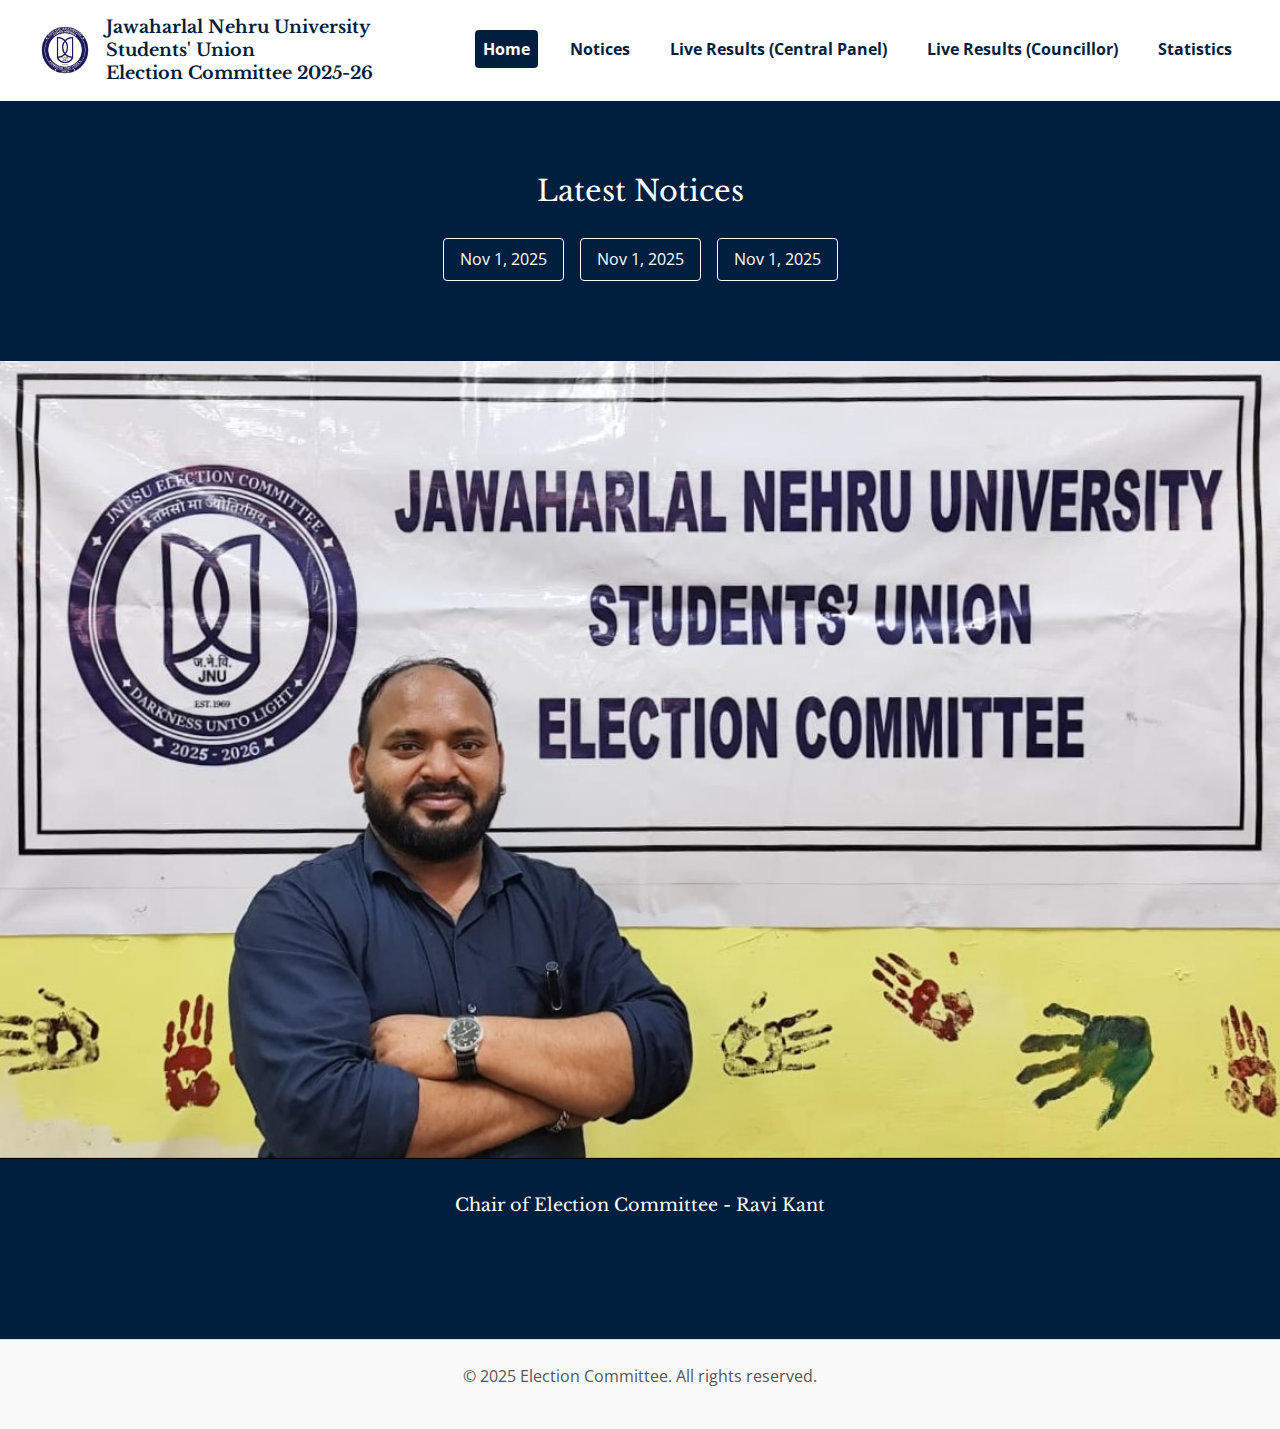
<file: index.html>
<!DOCTYPE html>
<html lang="en">
<head>
    <meta charset="UTF-8">
    <meta name="viewport" content="width=device-width, initial-scale=1.0">
    <title>Home - JNUSU Election Committee 2025-26</title>
    <link rel="preconnect" href="https://fonts.googleapis.com">
    <link rel="preconnect" href="https://fonts.gstatic.com" crossorigin>
    <link href="https://fonts.googleapis.com/css2?family=Libre+Baskerville:wght@400;700&family=Open+Sans:wght@300;400;600;700&display=swap" rel="stylesheet">
    <link rel="stylesheet" href="css/style.css">
</head>
<body class="home-page">

    <header class="site-header">
        <div class="header-container">
            <div class="logo-container">
                <a href="index.html" class="logo-link">
                    <img src="img/logo.png" alt="Election Logo" class="logo">
                </a>
                <h1><strong>Jawaharlal Nehru University<br>Students' Union<br>Election Committee 2025-26</strong></h1>
            </div>
            <button class="hamburger" id="hamburger-menu" aria-label="Toggle Menu">
                <span></span>
                <span></span>
                <span></span>
            </button>
            <nav class="nav-menu" id="nav-menu">
                <ul>
                    <li><a href="index.html" class="active">Home</a></li>
                    <li><a href="notices.html">Notices</a></li>
                    <li><a href="results-central.html">Live Results (Central Panel)</a></li>
                    <li><a href="results-councillor.html">Live Results (Councillor)</a></li>
                    <li><a href="statistics.html">Statistics</a></li>
                </ul>
            </nav>
        </div>
    </header>

    <main class="main-content">
        <div class="content-container">
            <div class="home-notices-section">
                <h2 class="section-title">Latest Notices</h2>
                <div class="notices-container" id="home-notices-container">
                    <p>Loading notices...</p>
                </div>
            </div>
            <div class="home-hero">
                <img src="img/chair.jpg" alt="Chairperson" class="home-logo">
                <p class="chair-text">Chair of Election Committee - Ravi Kant</p>
            </div>
        </div>
    </main>

    <footer class="site-footer">
        <p>&copy; 2025 Election Committee. All rights reserved.</p>
    </footer>

    <script src="js/notices.js"></script>
    <script src="js/main.js"></script>
</body>
</html>
</file>
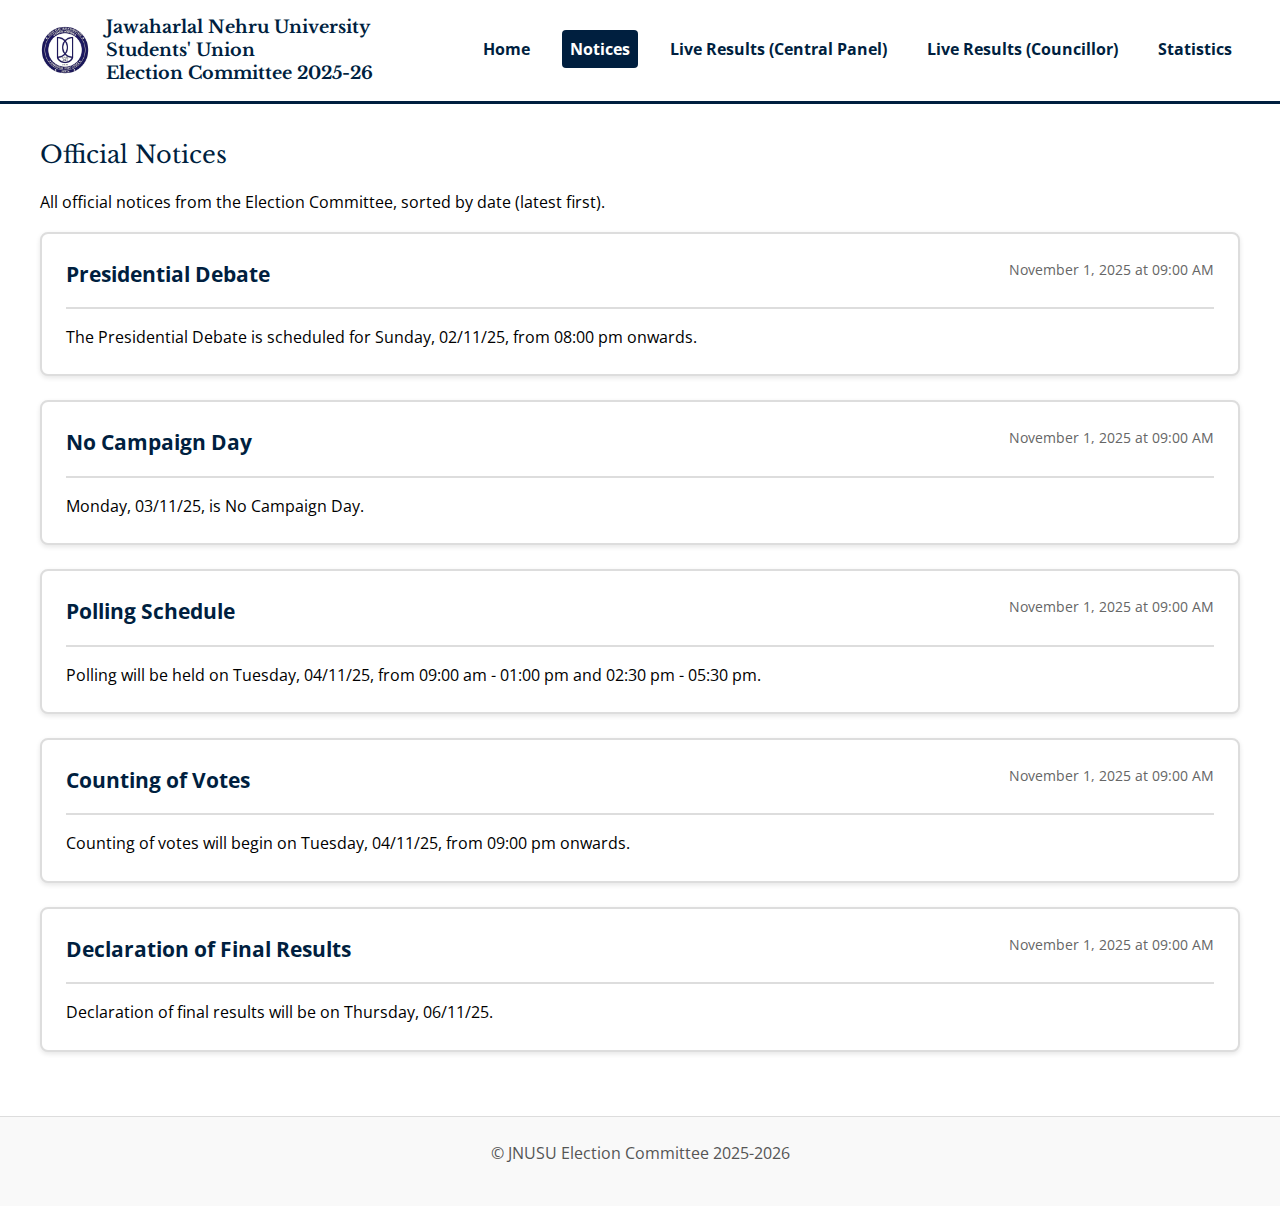
<file: notices.html>
<!DOCTYPE html>
<html lang="en">
<head>
    <meta charset="UTF-8">
    <meta name="viewport" content="width=device-width, initial-scale=1.0">
    <title>Notices - JNUSU Election Committee 2025-26</title>
    <link rel="preconnect" href="https://fonts.googleapis.com">
    <link rel="preconnect" href="https://fonts.gstatic.com" crossorigin>
    <link href="https://fonts.googleapis.com/css2?family=Libre+Baskerville:wght@400;700&family=Open+Sans:wght@300;400;600;700&display=swap" rel="stylesheet">
    <link rel="stylesheet" href="css/style.css">
</head>
<body>

    <header class="site-header">
        <div class="header-container">
            <div class="logo-container">
                <a href="index.html" class="logo-link">
                    <img src="img/logo.png" alt="Election Logo" class="logo">
                </a>
                <h1><strong>Jawaharlal Nehru University<br>Students' Union<br>Election Committee 2025-26</strong></h1>
            </div>
            <button class="hamburger" id="hamburger-menu" aria-label="Toggle Menu">
                <span></span>
                <span></span>
                <span></span>
            </button>
            <nav class="nav-menu" id="nav-menu">
                <ul>
                    <li><a href="index.html">Home</a></li>
                    <li><a href="notices.html" class="active">Notices</a></li>
                    <li><a href="results-central.html">Live Results (Central Panel)</a></li>
                    <li><a href="results-councillor.html">Live Results (Councillor)</a></li>
                    <li><a href="statistics.html">Statistics</a></li>
                </ul>
            </nav>
        </div>
    </header>

    <main class="main-content">
        <div class="content-container">
            <h2>Official Notices</h2>
            <p>All official notices from the Election Committee, sorted by date (latest first).</p>
            
            <div class="notices-container" id="notices-container">
                <p>Loading notices...</p>
            </div>
        </div>
    </main>

    <footer class="site-footer">
        <p>&copy; JNUSU Election Committee 2025-2026</p>
    </footer>

    <script src="js/notices.js"></script>
    <script src="js/main.js"></script>
</body>
</html>
</file>
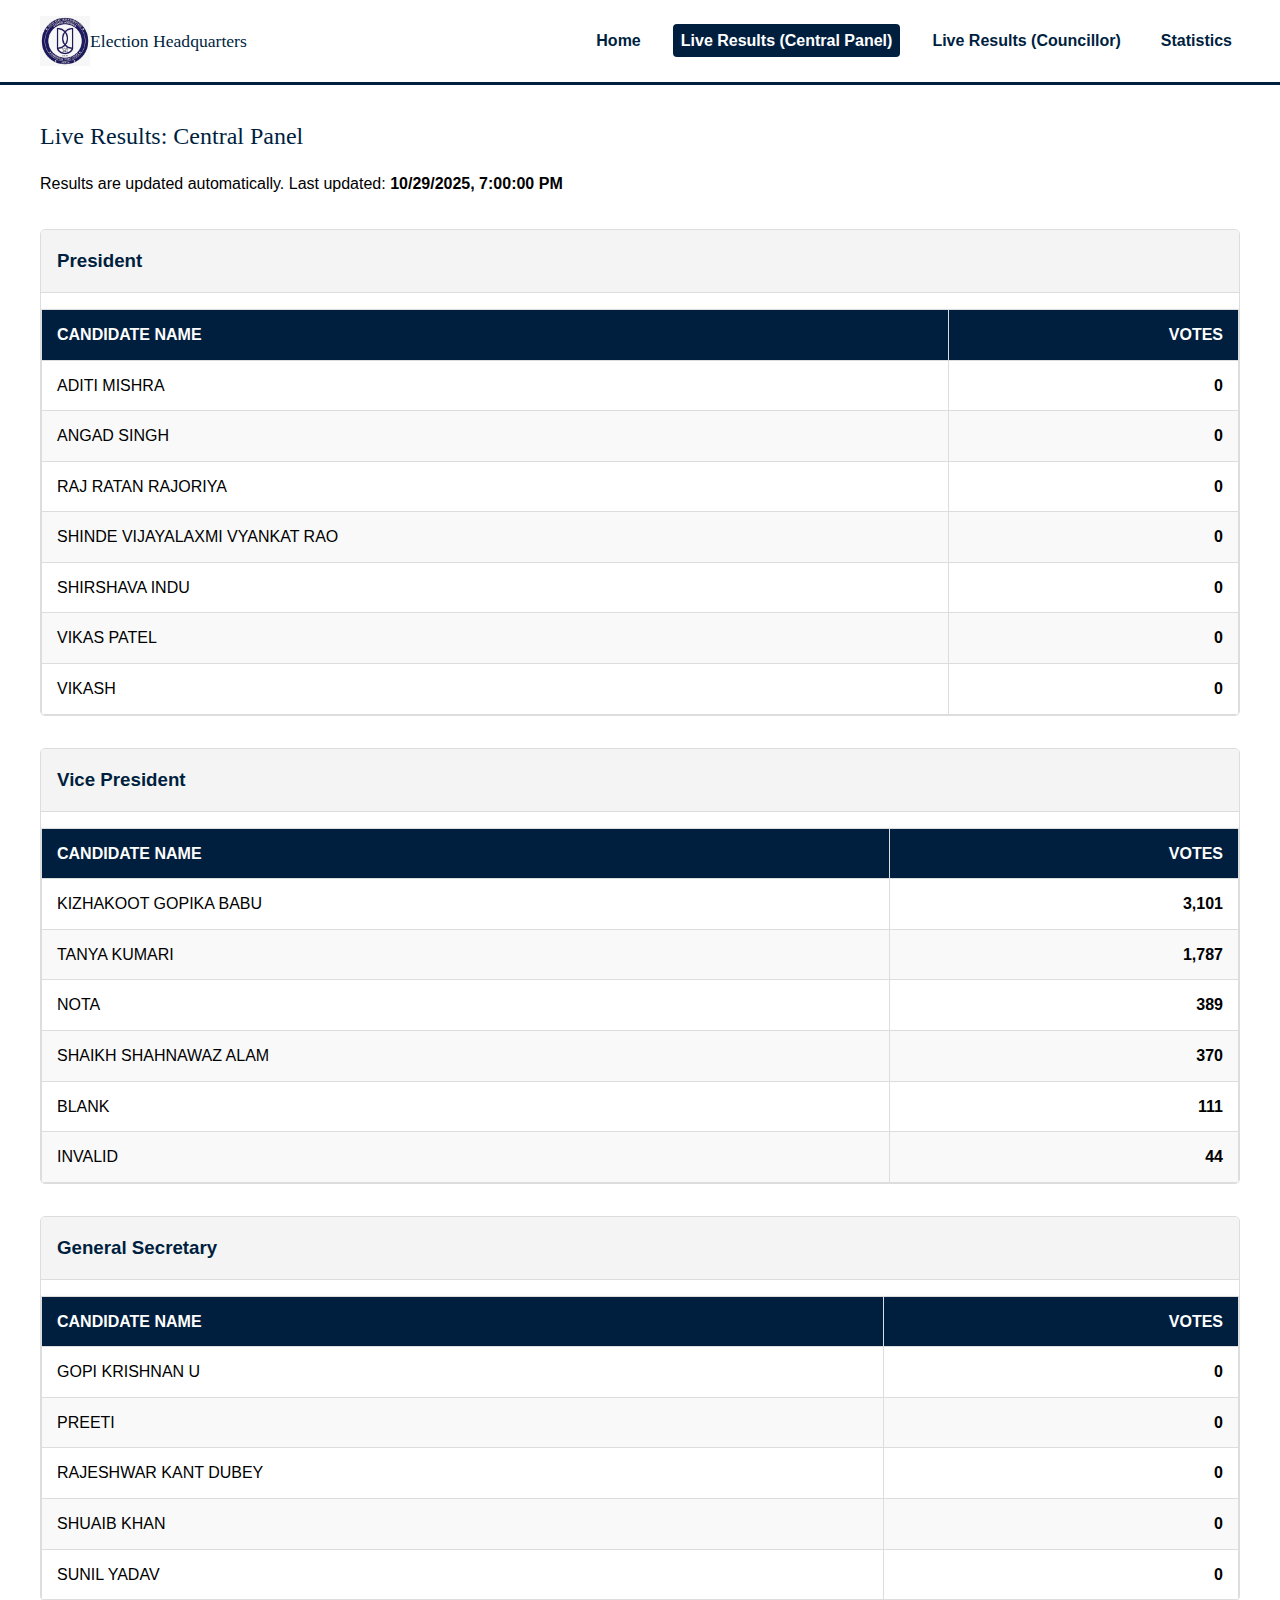
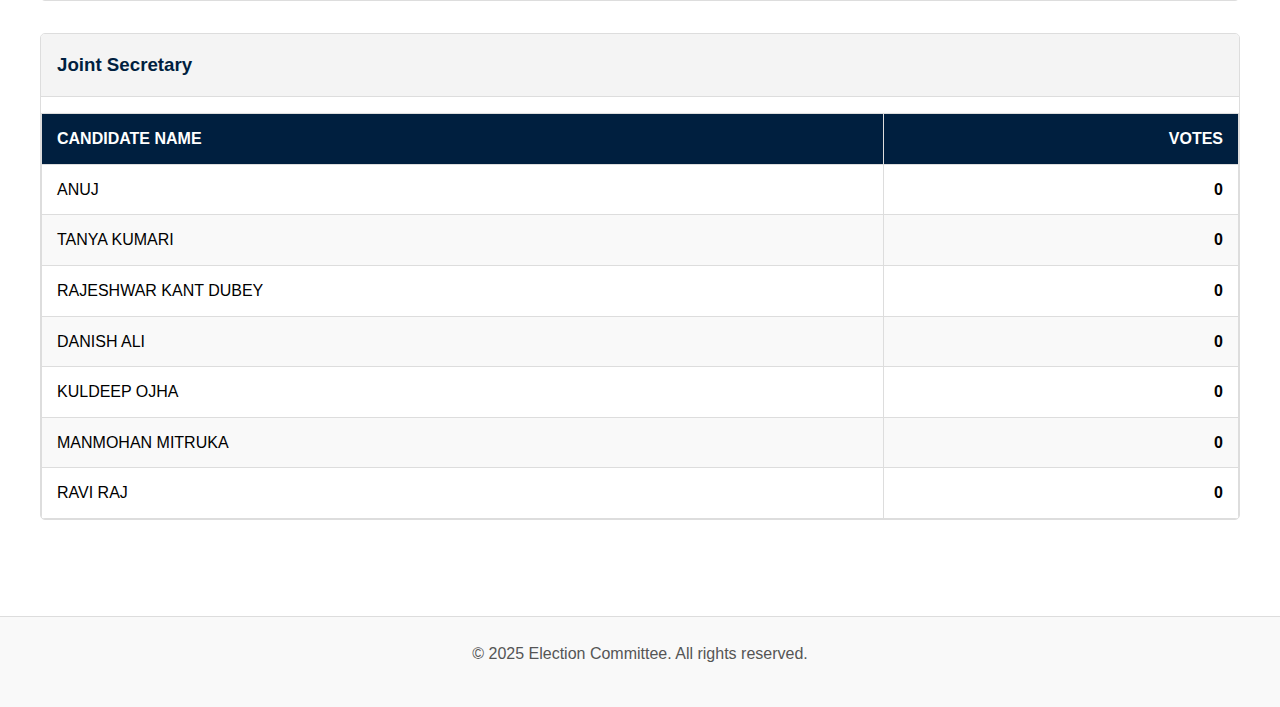
<file: results-central.html>
<!DOCTYPE html>
<html lang="en">
<head>
    <meta charset="UTF-8">
    <meta name="viewport" content="width=device-width, initial-scale=1.0">
    <title>Live Results - Central Panel</title>
    <link rel="stylesheet" href="css/style.css">
</head>
<body>

    <header class="site-header">
        <div class="header-container">
            <div class="logo-container">
                <img src="img/logo.jpg" alt="Election Logo" class="logo">
                <h1>Election Headquarters</h1>
            </div>
            <button class="hamburger" id="hamburger-menu" aria-label="Toggle Menu">
                <span></span>
                <span></span>
                <span></span>
            </button>
            <nav class="nav-menu" id="nav-menu">
                <ul>
                    <li><a href="index.html">Home</a></li>
                    <li><a href="results-central.html" class="active">Live Results (Central Panel)</a></li>
                    <li><a href="results-councillor.html">Live Results (Councillor)</a></li>
                    <li><a href="statistics.html">Statistics</a></li>
                </ul>
            </nav>
        </div>
    </header>

    <main class="main-content">
        <div class="content-container">
            <h2>Live Results: Central Panel</h2>
            <p>Results are updated automatically. Last updated: <span id="last-updated">...</span></p>
            
            <div class="results-container" id="central-results-container">
                <p>Loading results...</p>
            </div>
        </div>
    </main>

    <footer class="site-footer">
        <p>&copy; 2025 Election Committee. All rights reserved.</p>
    </footer>

    <script src="js/main.js"></script>
</body>
</html>
</file>
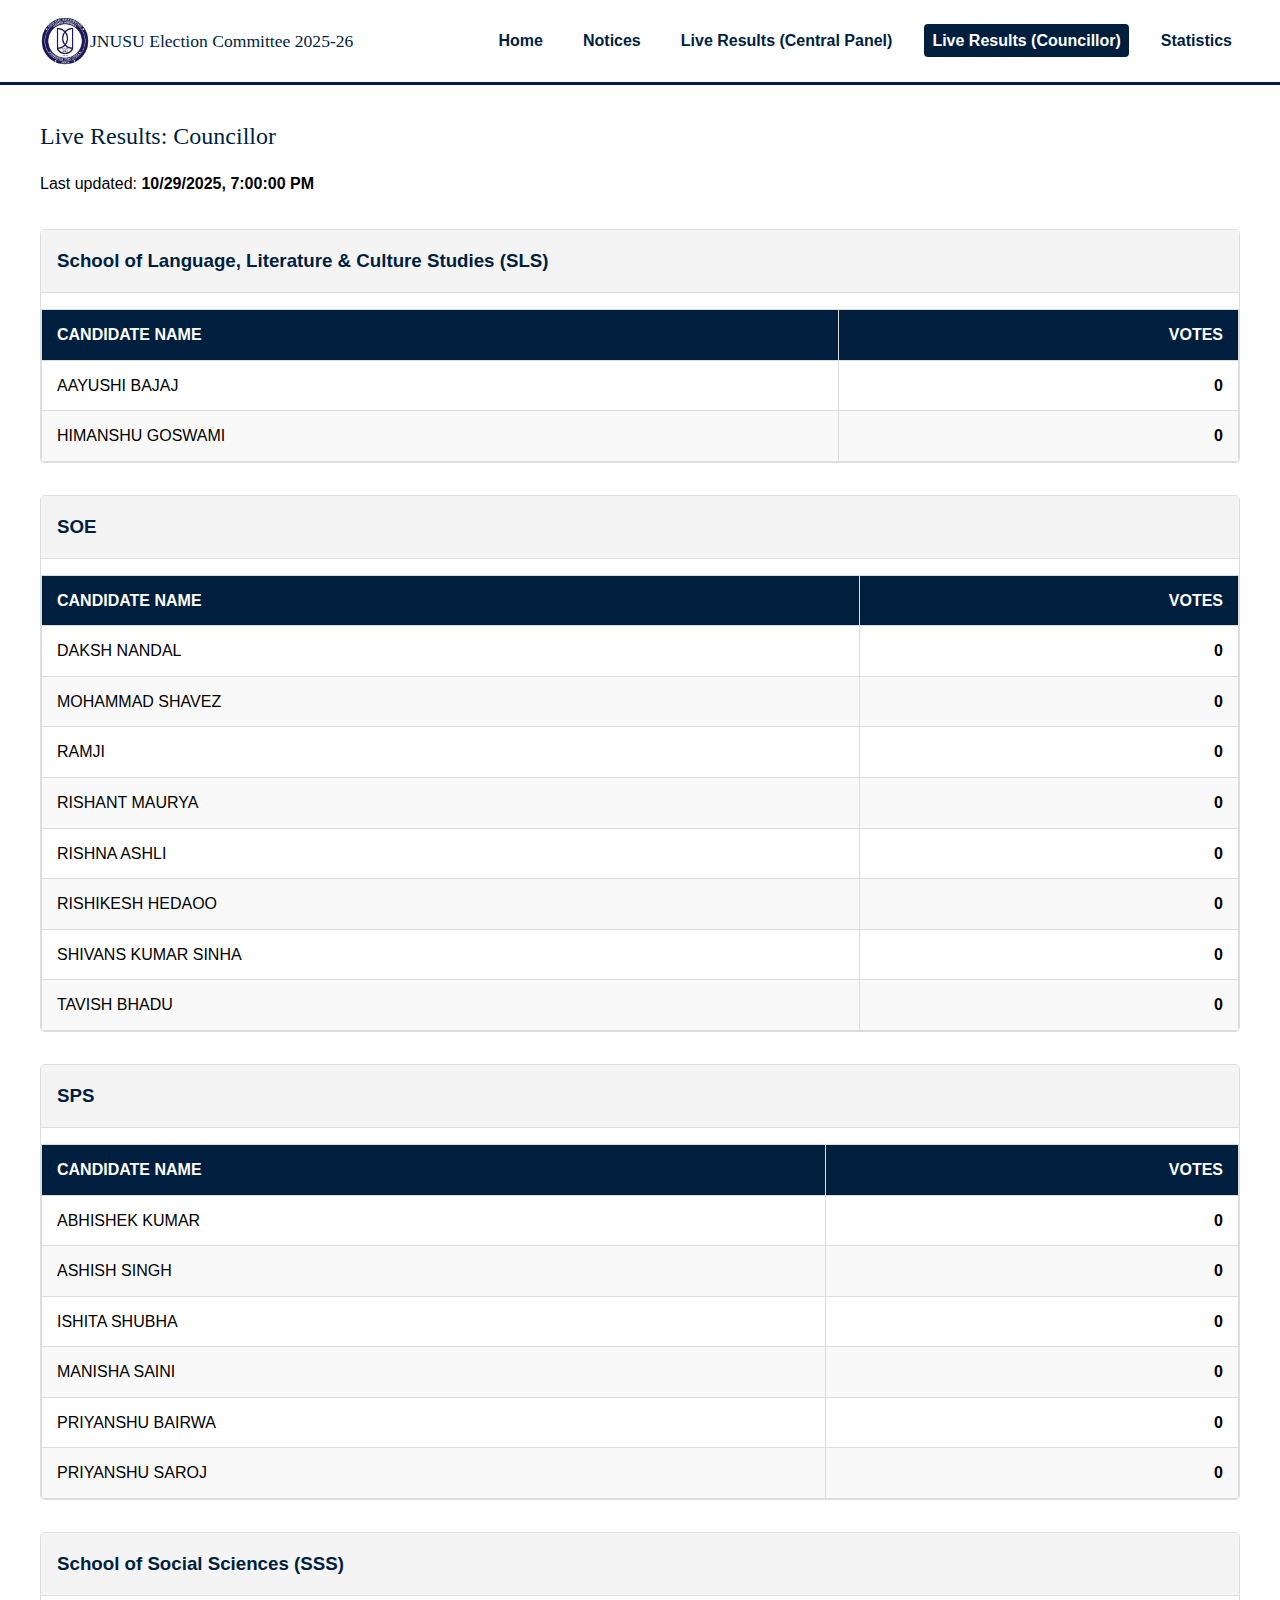
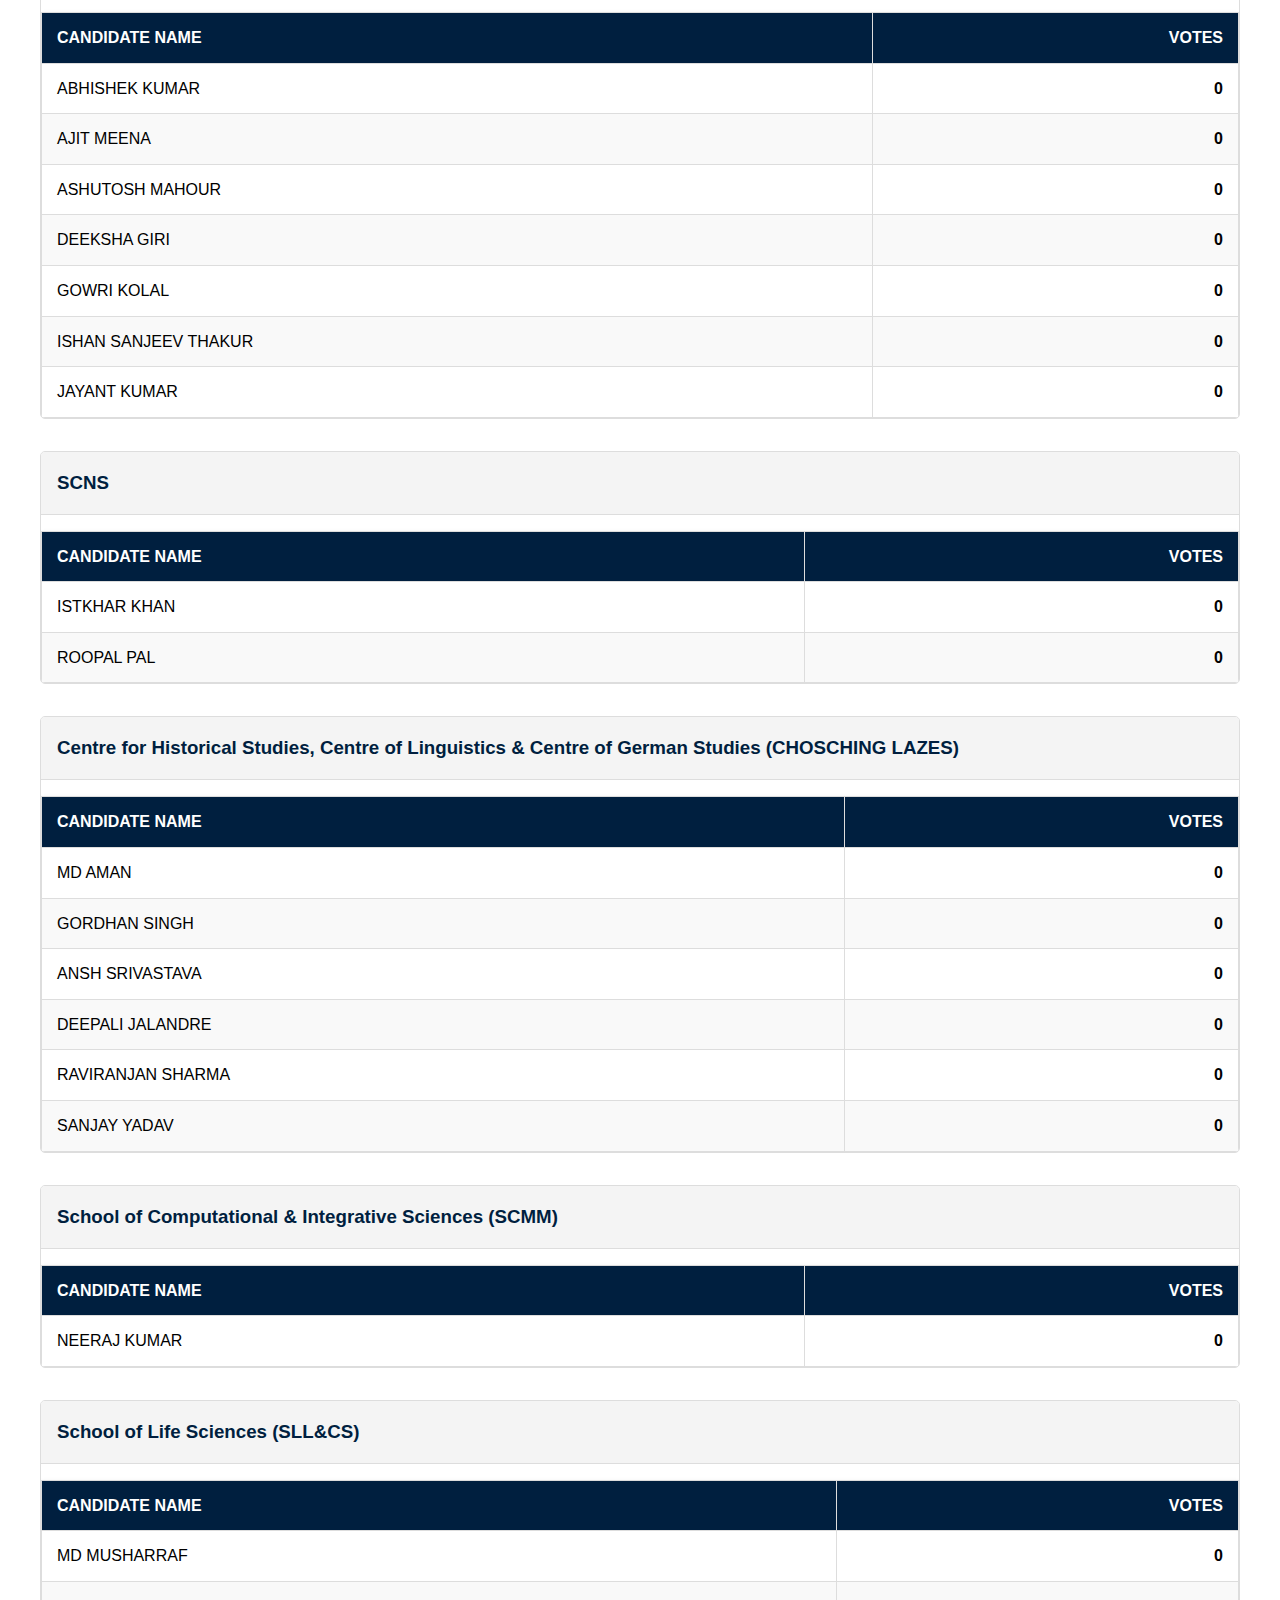
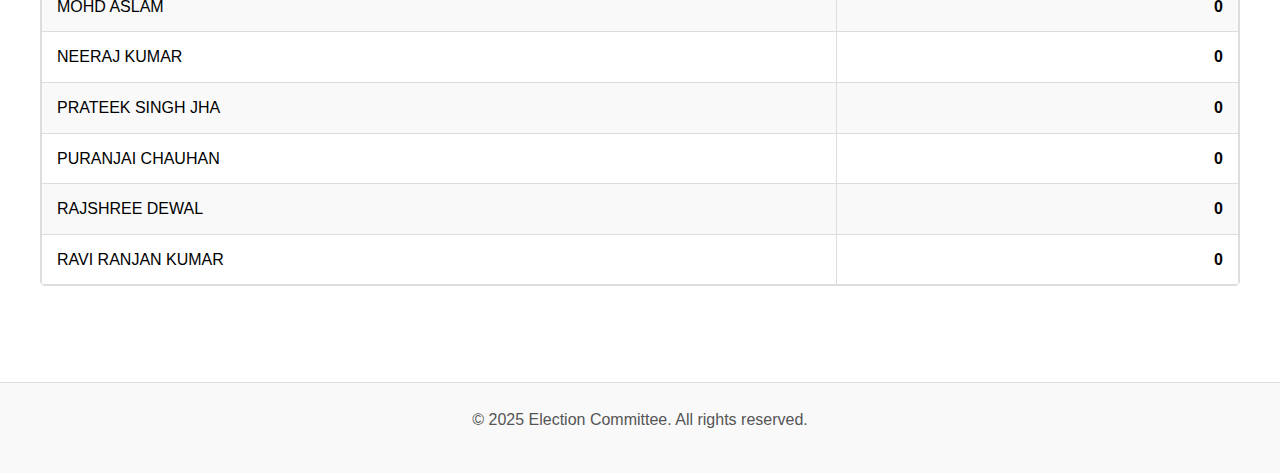
<file: results-councillor.html>
<!DOCTYPE html>
<html lang="en">
<head>
    <meta charset="UTF-8">
    <meta name="viewport" content="width=device-width, initial-scale=1.0">
    <title>Live Results (Councillor) - JNUSU Election Committee 2025-26</title>
    <link rel="stylesheet" href="css/style.css">
</head>
<body>

    <header class="site-header">
        <div class="header-container">
            <div class="logo-container">
                <img src="img/logo.png" alt="Election Logo" class="logo">
                <h1>JNUSU Election Committee 2025-26</h1>
            </div>
            <button class="hamburger" id="hamburger-menu" aria-label="Toggle Menu">
                <span></span>
                <span></span>
                <span></span>
            </button>
            <nav class="nav-menu" id="nav-menu">
                <ul>
                    <li><a href="index.html">Home</a></li>
                    <li><a href="notices.html">Notices</a></li>
                    <li><a href="results-central.html">Live Results (Central Panel)</a></li>
                    <li><a href="results-councillor.html" class="active">Live Results (Councillor)</a></li>
                    <li><a href="statistics.html">Statistics</a></li>
                </ul>
            </nav>
        </div>
    </header>

    <main class="main-content">
        <div class="content-container">
            <h2>Live Results: Councillor</h2>
            <p>Last updated: <span id="last-updated">...</span></p>
            
            <div class="results-container" id="councillor-results-container">
                <p>Loading results...</p>
            </div>
        </div>
    </main>

    <footer class="site-footer">
        <p>&copy; 2025 Election Committee. All rights reserved.</p>
    </footer>

    <script src="js/main.js"></script>
</body>
</html>
</file>
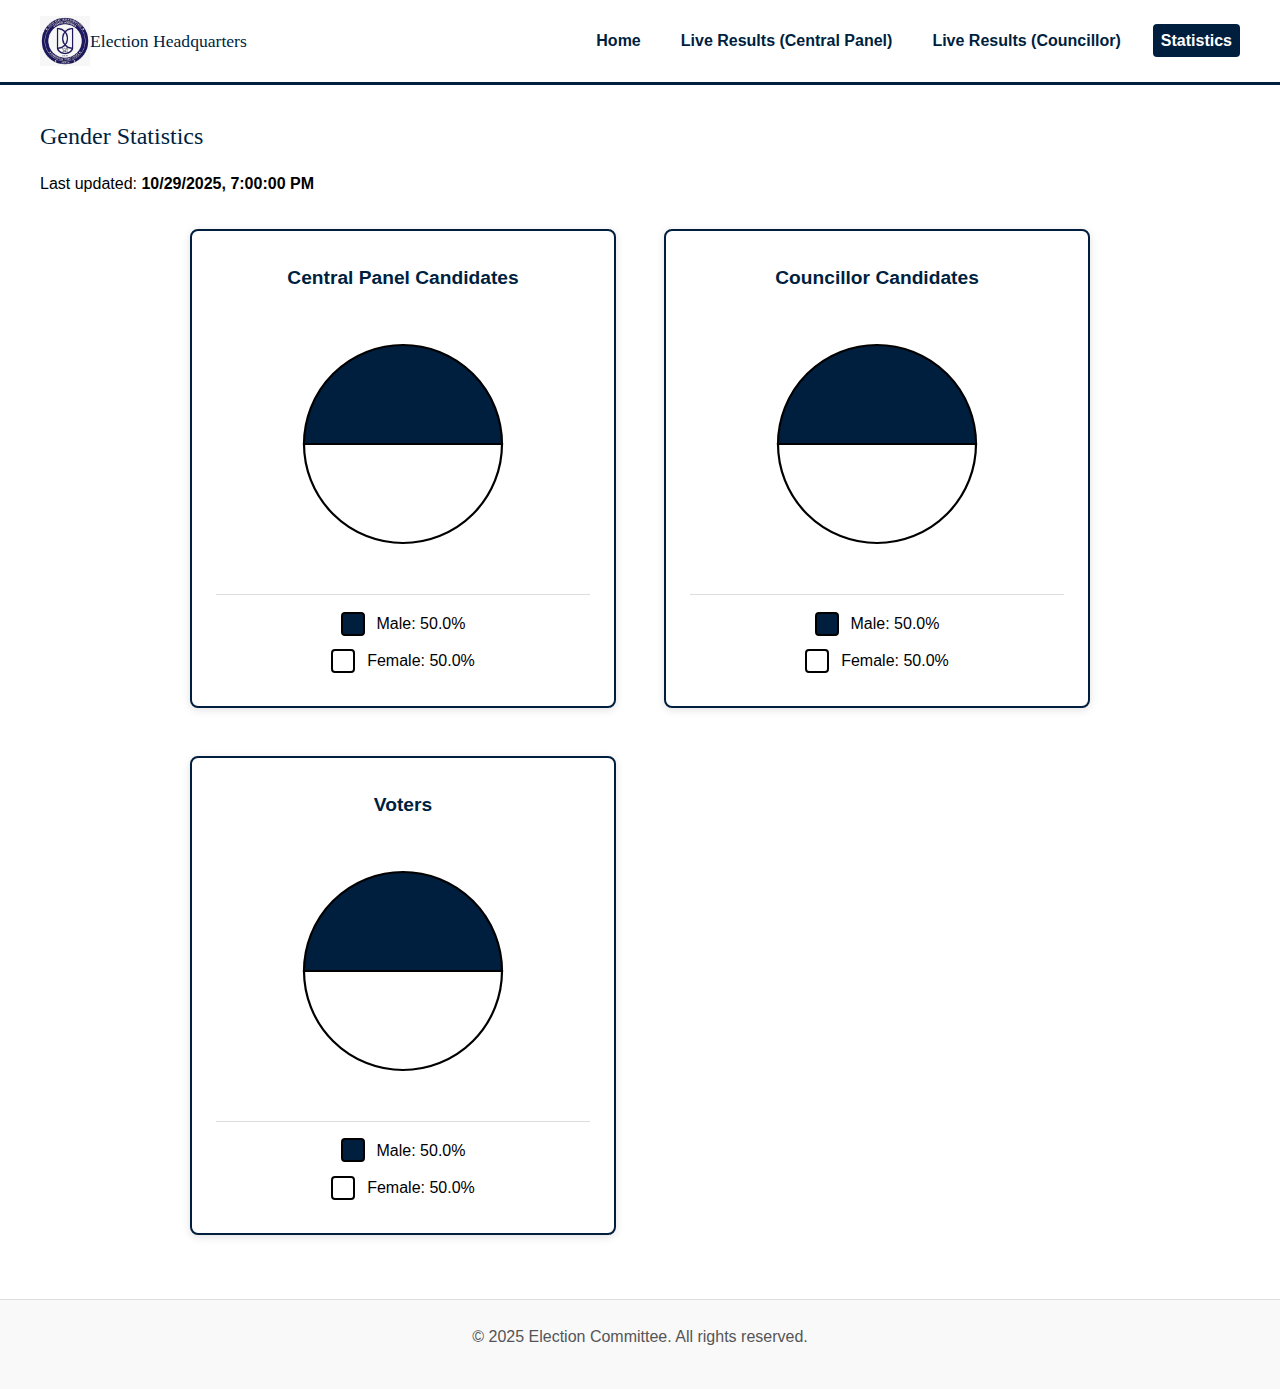
<file: statistics.html>
<!DOCTYPE html>
<html lang="en">
<head>
    <meta charset="UTF-8">
    <meta name="viewport" content="width=device-width, initial-scale=1.0">
    <title>Statistics - Election Headquarters</title>
    <link rel="stylesheet" href="css/style.css">
</head>
<body>

    <header class="site-header">
        <div class="header-container">
            <div class="logo-container">
                <img src="img/logo.jpg" alt="Election Logo" class="logo">
                <h1>Election Headquarters</h1>
            </div>
            <button class="hamburger" id="hamburger-menu" aria-label="Toggle Menu">
                <span></span>
                <span></span>
                <span></span>
            </button>
            <nav class="nav-menu" id="nav-menu">
                <ul>
                    <li><a href="index.html">Home</a></li>
                    <li><a href="results-central.html">Live Results (Central Panel)</a></li>
                    <li><a href="results-councillor.html">Live Results (Councillor)</a></li>
                    <li><a href="statistics.html" class="active">Statistics</a></li>
                </ul>
            </nav>
        </div>
    </header>

    <main class="main-content">
        <div class="content-container">
            <h2>Gender Statistics</h2>
            <p>Last updated: <span id="last-updated">...</span></p>
            
            <div class="statistics-container">
                <!-- Central Panel Candidates Statistics -->
                <div class="stat-card">
                    <h3>Central Panel Candidates</h3>
                    <div class="pie-chart-container">
                        <svg class="pie-chart" id="central-panel-chart" viewBox="0 0 200 200">
                            <!-- Pie chart will be generated here -->
                        </svg>
                    </div>
                    <div class="chart-legend" id="central-panel-legend"></div>
                </div>

                <!-- Councillor Candidates Statistics -->
                <div class="stat-card">
                    <h3>Councillor Candidates</h3>
                    <div class="pie-chart-container">
                        <svg class="pie-chart" id="councillor-chart" viewBox="0 0 200 200">
                            <!-- Pie chart will be generated here -->
                        </svg>
                    </div>
                    <div class="chart-legend" id="councillor-legend"></div>
                </div>

                <!-- Voters Statistics -->
                <div class="stat-card">
                    <h3>Voters</h3>
                    <div class="pie-chart-container">
                        <svg class="pie-chart" id="voters-chart" viewBox="0 0 200 200">
                            <!-- Pie chart will be generated here -->
                        </svg>
                    </div>
                    <div class="chart-legend" id="voters-legend"></div>
                </div>
            </div>
        </div>
    </main>

    <footer class="site-footer">
        <p>&copy; 2025 Election Committee. All rights reserved.</p>
    </footer>

    <script src="js/statistics.js"></script>
    <script src="js/main.js"></script>
</body>
</html>
</file>
<file: css/style.css>
/* --- Global Variables & Reset --- */
:root {
    --primary-color: #001f3f; /* Navy Blue */
    --secondary-color: #FFFFFF; /* White */
    --text-color: #000000; /* Black */
    --header-text: #FFFFFF;
    --border-color: #DDDDDD;
}

* {
    margin: 0;
    padding: 0;
    box-sizing: border-box;
}

body {
    font-family: "Open Sans", -apple-system, BlinkMacSystemFont, "Segoe UI", Roboto, Helvetica, Arial, sans-serif;
    background-color: var(--secondary-color);
    color: var(--text-color);
    line-height: 1.6;
}

h1 {
    margin-bottom: 1rem;
    color: var(--primary-color);
    font-family: "Libre Baskerville", serif;
    font-weight: 400;
}

h2 {
    margin-bottom: 1rem;
    color: var(--primary-color);
    font-family: "Libre Baskerville", serif;
    font-weight: 400;
}

h3 {
    margin-bottom: 1rem;
    color: var(--primary-color);
    font-family: "Open Sans", sans-serif;
}

p {
    margin-bottom: 1rem;
}

a {
    color: var(--primary-color);
    text-decoration: none;
}

/* --- Header & Navigation --- */
.site-header {
    background-color: var(--secondary-color);
    color: var(--primary-color);
    padding: 1rem;
    border-bottom: 3px solid var(--primary-color);
}

/* --- Home Page Specific Styles --- */
.home-page {
    background-color: var(--primary-color);
}

.home-page .chair-text {
    color: var(--secondary-color);
}

.home-page .election-commitment {
    color: #FFFFFF !important;
    font-style: italic !important;
}

.home-page .home-hero .election-commitment {
    color: #FFFFFF !important;
    font-style: italic !important;
}

.header-container {
    max-width: 1200px;
    margin: 0 auto;
    display: flex;
    justify-content: space-between;
    align-items: center;
}

.logo-container {
    display: flex;
    align-items: center;
}

.logo-link {
    display: inline-block;
    text-decoration: none;
    margin-right: 1rem;
    transition: opacity 0.2s ease;
}

.logo-link:hover {
    opacity: 0.8;
}

.logo-link:focus {
    outline: 2px solid var(--primary-color);
    outline-offset: 2px;
    border-radius: 4px;
}

.logo {
    width: 50px;
    height: 50px;
    display: block;
}

.site-header h1 {
    color: var(--primary-color);
    font-size: 1.1rem;
    margin: 0;
    line-height: 1.3;
    font-weight: 400;
}

.site-header h1 strong {
    font-weight: 700;
    display: block;
}

.nav-menu ul {
    list-style: none;
    display: flex;
}

.nav-menu li {
    margin-left: 1.5rem;
}

.nav-menu a {
    color: var(--primary-color);
    font-weight: bold;
    padding: 0.5rem;
    border-radius: 4px;
}

.nav-menu a:hover,
.nav-menu a.active {
    background-color: var(--primary-color);
    color: var(--secondary-color);
}

/* --- Hamburger Menu (Mobile) --- */
.hamburger {
    display: none; /* Hidden on desktop */
    background: none;
    border: none;
    cursor: pointer;
    flex-direction: column;
    justify-content: space-around;
    width: 30px;
    height: 25px;
    padding: 0;
}

.hamburger span {
    display: block;
    width: 100%;
    height: 3px;
    background-color: var(--primary-color);
    border-radius: 2px;
    transition: all 0.3s ease;
}

/* --- Main Content --- */
.main-content {
    padding: 2rem 1rem;
}

.content-container {
    max-width: 1200px;
    margin: 0 auto;
}

/* --- Home Screen Hero Section --- */
.home-hero {
    text-align: center;
    margin: 2rem 0 3rem 0;
    padding: 0;
    width: 100vw;
    position: relative;
    left: 50%;
    right: 50%;
    margin-left: -50vw;
    margin-right: -50vw;
}

.home-logo {
    width: 100%;
    max-width: 100%;
    height: auto;
    margin: 0 0 1.5rem 0;
    display: block;
}

.chair-text {
    font-size: 1.1rem;
    font-weight: 400;
    color: var(--primary-color);
    margin: 0;
    padding: 0.5rem 1rem;
    font-family: "Libre Baskerville", serif;
}

.election-commitment {
    font-family: "Libre Baskerville", serif !important;
    font-style: italic !important;
    font-size: 1rem;
    color: #FFFFFF !important;
    margin: 2rem auto 2rem auto;
    max-width: 800px;
    line-height: 1.6;
    padding: 0 1rem;
    text-align: center;
}

/* --- Notices Section --- */
.home-notices-section {
    margin-bottom: 3rem;
    padding: 2rem 1rem;
}

.section-title {
    color: var(--primary-color);
    font-size: 1.8rem;
    margin-bottom: 1.5rem;
    text-align: center;
    font-family: "Libre Baskerville", serif;
    font-weight: 400;
}

.home-page .section-title {
    color: var(--secondary-color);
}

.notices-container {
    display: flex;
    flex-direction: column;
    gap: 1.5rem;
}

.notice-card {
    background-color: var(--secondary-color);
    border: 2px solid var(--border-color);
    border-radius: 8px;
    padding: 1.5rem;
    box-shadow: 0 2px 5px rgba(0,0,0,0.1);
    transition: transform 0.2s ease, box-shadow 0.2s ease;
}

.notice-card:hover {
    transform: translateY(-2px);
    box-shadow: 0 4px 8px rgba(0,0,0,0.15);
}

.notice-header {
    display: flex;
    justify-content: space-between;
    align-items: flex-start;
    margin-bottom: 1rem;
    padding-bottom: 1rem;
    border-bottom: 2px solid var(--border-color);
}

.notice-title {
    font-size: 1.3rem;
    font-weight: bold;
    color: var(--primary-color);
    margin: 0;
    flex: 1;
    margin-right: 1rem;
}

.notice-date {
    font-size: 0.9rem;
    color: #666;
    white-space: nowrap;
}

.notice-content {
    color: var(--text-color);
    line-height: 1.6;
}

.notice-content p {
    margin: 0;
}

/* --- PDF Actions Buttons --- */
.notice-pdf-actions {
    display: flex;
    gap: 1rem;
    margin-top: 1rem;
    padding-top: 1rem;
    border-top: 1px solid var(--border-color);
}

.pdf-btn {
    display: inline-flex;
    align-items: center;
    gap: 0.5rem;
    padding: 0.6rem 1.2rem;
    border-radius: 6px;
    font-weight: 600;
    font-size: 0.95rem;
    text-decoration: none;
    transition: all 0.2s ease;
    cursor: pointer;
    -webkit-tap-highlight-color: transparent; /* Remove tap highlight on mobile */
    touch-action: manipulation; /* Improve touch responsiveness */
    user-select: none; /* Prevent text selection on tap */
}

.pdf-view-btn {
    background-color: var(--primary-color);
    color: var(--secondary-color);
    border: 2px solid var(--primary-color);
}

.pdf-view-btn:hover,
.pdf-view-btn:active {
    background-color: #003366;
    border-color: #003366;
    transform: translateY(-1px);
    box-shadow: 0 2px 6px rgba(0,31,63,0.3);
}

.pdf-download-btn {
    background-color: var(--secondary-color);
    color: var(--primary-color);
    border: 2px solid var(--primary-color);
}

.pdf-download-btn:hover,
.pdf-download-btn:active {
    background-color: var(--primary-color);
    color: var(--secondary-color);
    transform: translateY(-1px);
    box-shadow: 0 2px 6px rgba(0,31,63,0.3);
}

/* Active state for mobile tap feedback */
.pdf-btn:active {
    transform: scale(0.98);
}

.pdf-btn svg {
    flex-shrink: 0;
}

.no-notices {
    text-align: center;
    padding: 2rem;
    color: #666;
    font-style: italic;
}

.error-message {
    padding: 1rem;
    text-align: center;
}

.home-page .notice-card {
    background-color: rgba(255, 255, 255, 0.95);
}

/* --- Compact Notice Links for Home Page --- */
.home-notices-section .notices-container {
    flex-direction: row;
    flex-wrap: wrap;
    justify-content: center;
    gap: 1rem;
}

.notice-link-home {
    color: var(--secondary-color);
    text-decoration: none;
    font-size: 1rem;
    padding: 0.5rem 1rem;
    border: 1px solid var(--secondary-color);
    border-radius: 4px;
    transition: all 0.2s ease;
    display: inline-block;
}

.notice-link-home:hover {
    background-color: var(--secondary-color);
    color: var(--primary-color);
}

/* --- Shiny Blinking Border for Latest Notice --- */
.notice-link-home.latest-notice {
    position: relative;
    background: linear-gradient(135deg, rgba(220,220,220,0.15), rgba(255,255,255,0.1));
    border: 2px solid;
    border-image: linear-gradient(45deg, #b8860b, #daa520, #b8860b) 1;
    animation: shimmer 2s infinite, borderPulse 1.5s ease-in-out infinite;
    font-weight: 600;
    box-shadow: 0 0 8px rgba(184, 134, 11, 0.3), 0 0 15px rgba(184, 134, 11, 0.2);
}

.notice-link-home.latest-notice::before {
    content: '';
    position: absolute;
    top: -2px;
    left: -2px;
    right: -2px;
    bottom: -2px;
    background: linear-gradient(45deg, #b8860b, #daa520, #c0c0c0, #daa520, #b8860b);
    background-size: 400% 400%;
    border-radius: 4px;
    z-index: -1;
    animation: gradientShift 3s ease infinite;
    opacity: 0.5;
}

.notice-link-home.latest-notice::after {
    content: 'NEW';
    position: absolute;
    top: -12px;
    right: -8px;
    background: linear-gradient(135deg, #b8860b, #daa520);
    color: #ffffff;
    font-size: 0.65rem;
    font-weight: bold;
    padding: 2px 6px;
    border-radius: 3px;
    box-shadow: 0 2px 4px rgba(0, 0, 0, 0.3);
    animation: badgePulse 1.5s ease-in-out infinite;
}

.notice-link-home.latest-notice:hover {
    background: linear-gradient(135deg, rgba(220,220,220,0.25), rgba(255,255,255,0.15));
    transform: scale(1.05);
    box-shadow: 0 0 12px rgba(184, 134, 11, 0.4), 0 0 20px rgba(184, 134, 11, 0.25);
}

@keyframes shimmer {
    0%, 100% {
        box-shadow: 0 0 8px rgba(184, 134, 11, 0.3), 0 0 15px rgba(184, 134, 11, 0.2);
    }
    50% {
        box-shadow: 0 0 12px rgba(184, 134, 11, 0.5), 0 0 20px rgba(184, 134, 11, 0.3), 0 0 25px rgba(184, 134, 11, 0.2);
    }
}

@keyframes borderPulse {
    0%, 100% {
        border-color: #b8860b;
    }
    50% {
        border-color: #daa520;
    }
}

@keyframes gradientShift {
    0% {
        background-position: 0% 50%;
    }
    50% {
        background-position: 100% 50%;
    }
    100% {
        background-position: 0% 50%;
    }
}

@keyframes badgePulse {
    0%, 100% {
        transform: scale(1);
    }
    50% {
        transform: scale(1.1);
    }
}

.home-page .no-notices {
    color: var(--secondary-color);
    text-align: center;
    padding: 1rem;
}

.home-page #home-notices-container > p {
    color: var(--secondary-color);
    text-align: center;
}

/* --- Results Styling --- */
.results-container {
    margin-top: 2rem;
}

.results-table {
    width: 100%;
    border-collapse: collapse;
    margin-top: 1rem;
    box-shadow: 0 2px 5px rgba(0,0,0,0.1);
}

.results-table th,
.results-table td {
    border: 1px solid var(--border-color);
    padding: 12px 15px;
    text-align: left;
}

.results-table th {
    background-color: var(--primary-color);
    color: var(--header-text);
    font-weight: bold;
    text-transform: uppercase;
}

.results-table th.votes-header,
.results-table td.votes-cell {
    text-align: right;
    font-weight: bold;
    min-width: 100px;
}

.results-table tbody tr:nth-child(even) {
    background-color: #f9f9f9;
}

.results-table tbody tr:hover {
    background-color: #f1f1f1;
}

.school-group {
    margin-bottom: 2rem;
    border: 1px solid var(--border-color);
    border-radius: 5px;
    overflow: hidden;
}

.school-group h3 {
    background-color: #f4f4f4;
    padding: 1rem;
    margin: 0;
    color: var(--primary-color);
    border-bottom: 1px solid var(--border-color);
}

#last-updated {
    font-weight: bold;
}

/* --- Statistics Page Styling --- */
.statistics-container {
    display: grid;
    grid-template-columns: repeat(2, 1fr);
    gap: 3rem;
    margin-top: 2rem;
    max-width: 900px;
    margin-left: auto;
    margin-right: auto;
}

.stat-card {
    background-color: var(--secondary-color);
    border: 2px solid var(--primary-color);
    border-radius: 8px;
    padding: 2rem 1.5rem;
    text-align: center;
    box-shadow: 0 2px 8px rgba(0,0,0,0.12);
    transition: transform 0.2s ease, box-shadow 0.2s ease;
}

.stat-card:hover {
    transform: translateY(-4px);
    box-shadow: 0 4px 12px rgba(0,0,0,0.18);
}

.stat-card h3 {
    margin-bottom: 1.5rem;
    color: var(--primary-color);
    font-size: 1.2rem;
}

.pie-chart-container {
    display: flex;
    justify-content: center;
    align-items: center;
    margin: 1.5rem 0;
    padding: 1rem;
}

.pie-chart {
    width: 220px;
    height: 220px;
    max-width: 100%;
    display: block;
    margin: 0 auto;
}

.chart-legend {
    display: flex;
    flex-direction: column;
    gap: 0.75rem;
    margin-top: 1rem;
    padding-top: 1rem;
    border-top: 1px solid var(--border-color);
}

.legend-item {
    display: flex;
    align-items: center;
    justify-content: center;
    gap: 0.75rem;
    font-size: 1rem;
    font-weight: 500;
    color: var(--text-color);
}

.legend-color {
    width: 24px;
    height: 24px;
    border: 2px solid var(--text-color);
    border-radius: 4px;
    display: inline-block;
    flex-shrink: 0;
}

/* --- Footer --- */
.site-footer {
    text-align: center;
    padding: 1.5rem;
    background-color: #f9f9f9;
    border-top: 1px solid var(--border-color);
    margin-top: 2rem;
    color: #555;
}

/* --- Responsive (Mobile-First) --- */
@media (max-width: 768px) {
    .nav-menu {
        display: none; /* Hide menu by default */
        position: absolute;
        top: 83px; /* Height of header */
        left: 0;
        width: 100%;
        background-color: var(--secondary-color);
        box-shadow: 0 2px 5px rgba(0,0,0,0.2);
        border-bottom: 3px solid var(--primary-color);
    }
    
    .nav-menu.active {
        display: block; /* Show when active */
    }
    
    .nav-menu ul {
        flex-direction: column;
    }
    
    .nav-menu li {
        margin: 0;
        text-align: center;
        border-bottom: 1px solid var(--border-color);
    }
    
    .nav-menu li:last-child {
        border-bottom: none;
    }

    .nav-menu a {
        display: block;
        padding: 1rem;
        color: var(--primary-color);
    }
    
    .nav-menu a:hover,
    .nav-menu a.active {
        background-color: var(--primary-color);
        color: var(--secondary-color);
    }
    
    .hamburger {
        display: flex; /* Show hamburger icon */
    }

    /* Hamburger "X" animation */
    .hamburger.active span:nth-child(1) {
        transform: rotate(45deg) translate(7px, 7px);
    }
    .hamburger.active span:nth-child(2) {
        opacity: 0;
    }
    .hamburger.active span:nth-child(3) {
        transform: rotate(-45deg) translate(7px, -7px);
    }

    .site-header h1 {
        font-size: 0.9rem;
        line-height: 1.3;
    }
    
    /* Mobile table styling */
    .results-container {
        overflow-x: auto;
        -webkit-overflow-scrolling: touch;
    }
    
    .results-table {
        font-size: 0.9rem;
        min-width: 100%;
    }
    
    .results-table th,
    .results-table td {
        padding: 10px 12px;
        font-size: 0.95rem;
        word-wrap: break-word;
        overflow-wrap: break-word;
    }
    
    .results-table th.votes-header,
    .results-table td.votes-cell {
        min-width: 80px;
        width: auto;
    }
    
    .results-table td:first-child {
        max-width: 200px;
    }
    
    .school-group h3 {
        font-size: 1rem;
        padding: 0.75rem;
        word-wrap: break-word;
    }
    
    .content-container {
        padding: 0 0.5rem;
    }
    
    .main-content {
        padding: 1rem 0.5rem;
    }
    
    /* Mobile home screen styling */
    .home-hero {
        margin: 1.5rem 0 2rem 0;
        padding: 0;
        width: 100vw;
        position: relative;
        left: 50%;
        right: 50%;
        margin-left: -50vw;
        margin-right: -50vw;
    }
    
    .home-logo {
        width: 100%;
        max-width: 100%;
        margin-bottom: 1rem;
    }
    
    .chair-text {
        font-size: 1rem;
        padding: 0.5rem 1rem;
    }
    
    .election-commitment {
        font-size: 0.95rem;
        margin-top: 1.2rem;
        color: #FFFFFF !important;
        font-style: italic !important;
    }
    
    .home-page .election-commitment {
        color: #FFFFFF !important;
        font-style: italic !important;
    }
    
    /* Mobile notices styling */
    .home-notices-section {
        margin-bottom: 2rem;
        padding: 1.5rem 0.5rem;
    }
    
    .section-title {
        font-size: 1.5rem;
        margin-bottom: 1rem;
    }
    
    .home-notices-section .notices-container {
        flex-direction: column;
        gap: 0.75rem;
    }
    
    .notice-link-home {
        font-size: 0.9rem;
        padding: 0.4rem 0.8rem;
        text-align: center;
    }
    
    /* Mobile adjustments for latest notice effect */
    .notice-link-home.latest-notice::after {
        top: -10px;
        right: -6px;
        font-size: 0.6rem;
        padding: 2px 5px;
    }
    
    .notice-card {
        padding: 1rem;
    }
    
    .notice-header {
        flex-direction: column;
        align-items: flex-start;
    }
    
    .notice-title {
        font-size: 1.1rem;
        margin-right: 0;
        margin-bottom: 0.5rem;
    }
    
    .notice-date {
        font-size: 0.85rem;
    }
    
    /* Mobile PDF buttons styling */
    .notice-pdf-actions {
        flex-direction: column;
        gap: 0.75rem;
        width: 100%;
    }
    
    .pdf-btn {
        justify-content: center;
        font-size: 0.9rem;
        padding: 0.6rem 1rem;
        width: 100%;
        min-height: 44px; /* Touch-friendly minimum size */
        text-align: center;
    }
    
    .pdf-btn svg {
        width: 18px;
        height: 18px;
    }
    
    /* Ensure latest notice badge doesn't overlap with content on mobile */
    .notice-link-home.latest-notice {
        margin-top: 8px;
    }
    
    /* Disable animations on mobile for better performance */
    @media (prefers-reduced-motion: reduce) {
        .notice-link-home.latest-notice,
        .notice-link-home.latest-notice::before,
        .notice-link-home.latest-notice::after {
            animation: none;
        }
        .notice-link-home.latest-notice {
            border: 2px solid #b8860b;
        }
    }
    
    /* Mobile statistics styling */
    .statistics-container {
        grid-template-columns: 1fr;
        gap: 1.5rem;
    }
    
    .stat-card {
        padding: 1rem;
    }
    
    .stat-card h3 {
        font-size: 1.1rem;
        margin-bottom: 1rem;
    }
    
    .pie-chart {
        width: 180px;
        height: 180px;
    }
    
    .legend-item {
        font-size: 0.9rem;
    }
}

/* --- Extra Small Mobile Screens (< 480px) --- */
@media (max-width: 480px) {
    .site-header h1 {
        font-size: 0.8rem;
    }
    
    .logo {
        width: 40px;
        height: 40px;
    }
    
    .section-title {
        font-size: 1.3rem;
    }
    
    .notice-card {
        padding: 0.75rem;
    }
    
    .notice-title {
        font-size: 1rem;
    }
    
    .notice-date {
        font-size: 0.8rem;
    }
    
    .notice-content {
        font-size: 0.9rem;
    }
    
    .pdf-btn {
        font-size: 0.85rem;
        padding: 0.5rem 0.75rem;
    }
    
    .pdf-btn svg {
        width: 16px;
        height: 16px;
    }
    
    .notice-link-home {
        font-size: 0.85rem;
        padding: 0.35rem 0.7rem;
    }
    
    .notice-link-home.latest-notice::after {
        font-size: 0.55rem;
        padding: 1px 4px;
    }
}
</file>
